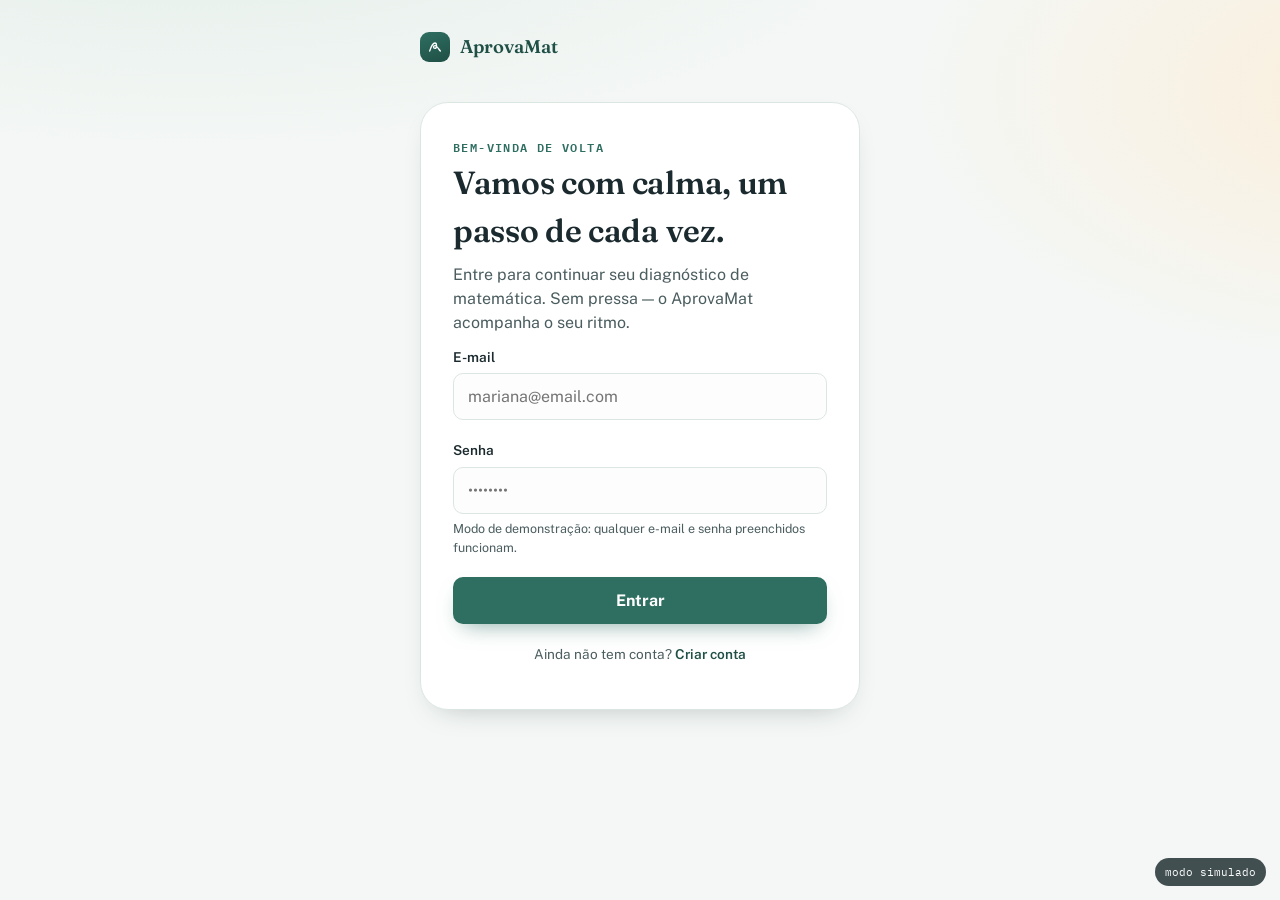
<file: frontend/index.html>
<!DOCTYPE html>
<html lang="pt-BR">
<head>
<meta charset="UTF-8" />
<meta name="viewport" content="width=device-width, initial-scale=1.0" />
<title>AprovaMat — Entrar</title>
<link rel="stylesheet" href="css/style.css" />
</head>
<body>
<div class="tide-bg"></div>

<main class="shell">
  <div class="topbar">
    <div class="brand">
      <span class="brand-mark">
        <svg viewBox="0 0 24 24" fill="none" xmlns="http://www.w3.org/2000/svg">
          <path d="M4 18C6 12 9 6 12 6C15 6 15 14 12 14C9 14 9 10 12 10C15 10 18 16 20 18" stroke="white" stroke-width="2" stroke-linecap="round"/>
        </svg>
      </span>
      AprovaMat
    </div>
  </div>

  <section class="card" style="margin-top: 8px;">
    <span class="eyebrow">Bem-vinda de volta</span>
    <h1>Vamos com calma, um passo de cada vez.</h1>
    <p>Entre para continuar seu diagnóstico de matemática. Sem pressa — o AprovaMat acompanha o seu ritmo.</p>

    <div id="alertaErro" class="alert-box" role="alert"></div>

    <form id="formLogin" novalidate>
      <div class="field">
        <label for="email">E-mail</label>
        <input type="email" id="email" name="email" placeholder="mariana@email.com" autocomplete="username" required />
      </div>
      <div class="field">
        <label for="senha">Senha</label>
        <input type="password" id="senha" name="senha" placeholder="••••••••" autocomplete="current-password" required />
        <div class="field-hint">Modo de demonstração: qualquer e-mail e senha preenchidos funcionam.</div>
      </div>

      <button type="submit" class="btn btn-primary" id="btnEntrar">Entrar</button>
    </form>

    <p class="center-note">Ainda não tem conta? <a href="#" class="link">Criar conta</a></p>
  </section>
</main>

<div class="badge-mock" id="badgeMock">modo simulado</div>

<script src="js/api.js"></script>
<script src="js/login.js"></script>
</body>
</html>
</file>
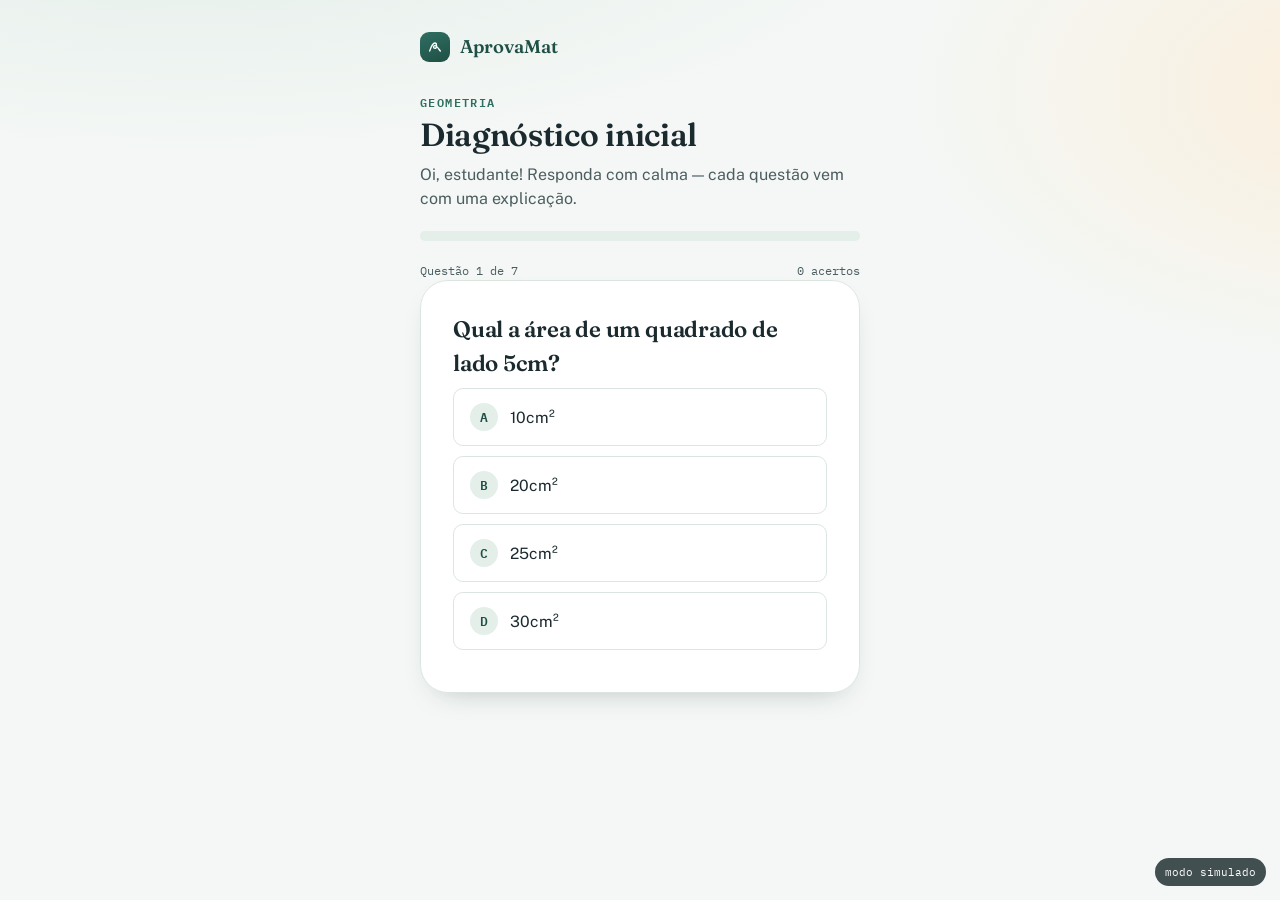
<file: frontend/diagnostico.html>
<!DOCTYPE html>
<html lang="pt-BR">
<head>
<meta charset="UTF-8" />
<meta name="viewport" content="width=device-width, initial-scale=1.0" />
<title>AprovaMat — Diagnóstico</title>
<link rel="stylesheet" href="css/style.css" />
</head>
<body>
<div class="tide-bg"></div>

<main class="shell">
  <div class="topbar">
    <div class="brand">
      <span class="brand-mark">
        <svg viewBox="0 0 24 24" fill="none" xmlns="http://www.w3.org/2000/svg">
          <path d="M4 18C6 12 9 6 12 6C15 6 15 14 12 14C9 14 9 10 12 10C15 10 18 16 20 18" stroke="white" stroke-width="2" stroke-linecap="round"/>
        </svg>
      </span>
      AprovaMat
    </div>
  </div>

  <span class="eyebrow" id="assuntoAtual">Carregando…</span>
  <h1 style="margin-bottom: 4px;">Diagnóstico inicial</h1>
  <p id="nomeUsuario"></p>

  <div class="tide-track"><div class="tide-fill" id="tideFill" style="width:0%"></div></div>
  <div class="progress-label">
    <span id="progressoTexto">Questão 0 de 0</span>
    <span id="acertosTexto">0 acertos</span>
  </div>

  <section class="card" id="cardQuestao">
    <div id="carregando">
      <div class="skeleton" style="width:70%; margin-bottom:14px;"></div>
      <div class="skeleton" style="width:100%; margin-bottom:8px;"></div>
      <div class="skeleton" style="width:90%; margin-bottom:20px;"></div>
      <div class="skeleton" style="width:100%; height:48px; margin-bottom:10px;"></div>
      <div class="skeleton" style="width:100%; height:48px; margin-bottom:10px;"></div>
    </div>

    <div id="conteudoQuestao" style="display:none;">
      <h2 id="enunciado"></h2>
      <div id="listaAlternativas"></div>

      <div class="feedback-box" id="caixaFeedback">
        <div class="feedback-title" id="tituloFeedback"></div>
        <p id="textoExplicacao"></p>
      </div>

      <button class="btn btn-primary" id="btnProxima" style="display:none; margin-top: var(--space-2);">
        Próxima questão
      </button>
    </div>
  </section>
</main>

<div class="badge-mock" id="badgeMock">modo simulado</div>

<script src="js/api.js"></script>
<script src="js/diagnostico.js"></script>
</body>
</html>
</file>
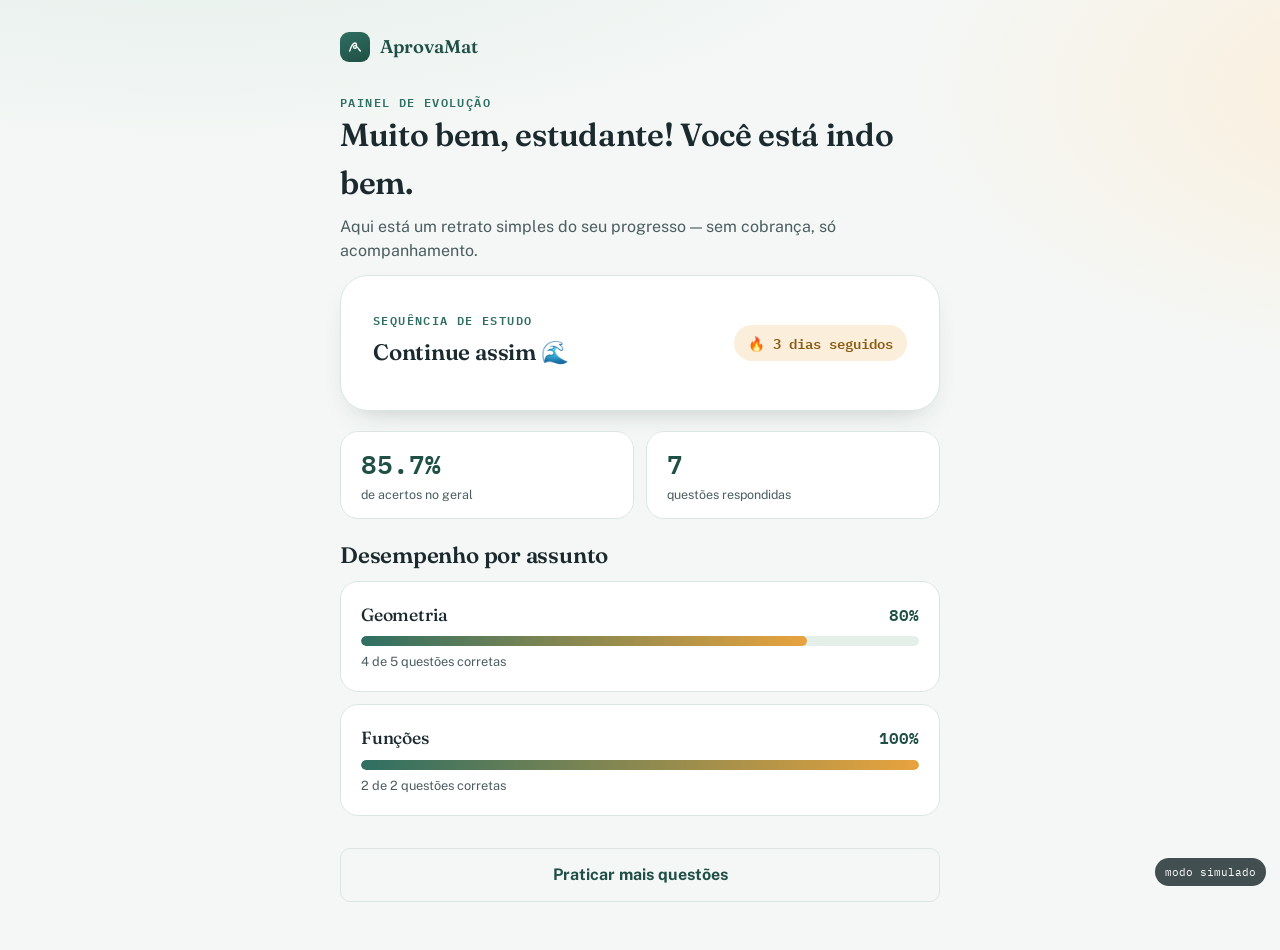
<file: frontend/evolucao.html>
<!DOCTYPE html>
<html lang="pt-BR">
<head>
<meta charset="UTF-8" />
<meta name="viewport" content="width=device-width, initial-scale=1.0" />
<title>AprovaMat — Minha evolução</title>
<link rel="stylesheet" href="css/style.css" />
</head>
<body>
<div class="tide-bg"></div>

<main class="shell shell--wide">
  <div class="topbar">
    <div class="brand">
      <span class="brand-mark">
        <svg viewBox="0 0 24 24" fill="none" xmlns="http://www.w3.org/2000/svg">
          <path d="M4 18C6 12 9 6 12 6C15 6 15 14 12 14C9 14 9 10 12 10C15 10 18 16 20 18" stroke="white" stroke-width="2" stroke-linecap="round"/>
        </svg>
      </span>
      AprovaMat
    </div>
  </div>

  <span class="eyebrow">Painel de evolução</span>
  <h1 id="tituloEvolucao">Você está indo bem.</h1>
  <p>Aqui está um retrato simples do seu progresso — sem cobrança, só acompanhamento.</p>

  <div id="carregando">
    <div class="skeleton" style="width:100%; height:90px; margin-bottom:20px;"></div>
    <div class="skeleton" style="width:100%; height:70px; margin-bottom:10px;"></div>
    <div class="skeleton" style="width:100%; height:70px;"></div>
  </div>

  <div id="conteudoEvolucao" style="display:none;">
    <div class="card" style="display:flex; align-items:center; justify-content:space-between; gap: var(--space-2); margin-bottom: var(--space-3);">
      <div>
        <span class="eyebrow">Sequência de estudo</span>
        <h2 style="margin-top:4px;">Continue assim 🌊</h2>
      </div>
      <span class="streak-pill" id="streakPill">🔥 0 dias seguidos</span>
    </div>

    <div class="stat-grid">
      <div class="stat">
        <span class="num" id="statPercentual">0%</span>
        <span class="label">de acertos no geral</span>
      </div>
      <div class="stat">
        <span class="num" id="statRespondidas">0</span>
        <span class="label">questões respondidas</span>
      </div>
    </div>

    <h2 style="margin-top: var(--space-3);">Desempenho por assunto</h2>
    <div id="listaAssuntos"></div>

    <a href="diagnostico.html" class="btn btn-ghost" id="btnRefazer" style="margin-top: var(--space-3); display:inline-block; text-align:center; text-decoration:none;">
      Praticar mais questões
    </a>
  </div>
</main>

<div class="badge-mock" id="badgeMock">modo simulado</div>

<script src="js/api.js"></script>
<script src="js/evolucao.js"></script>
</body>
</html>
</file>
<file: frontend/css/style.css>
/* =========================================================
   AprovaMat — Design System
   Paleta pensada para reduzir ansiedade: verdes calmos,
   âmbar de celebração, roxo suave (nunca vermelho) para erro.
   ========================================================= */

@import url('https://fonts.googleapis.com/css2?family=Fraunces:opsz,wght@9..144,400;9..144,500;9..144,600;9..144,700&family=Public+Sans:wght@400;500;600;700&family=IBM+Plex+Mono:wght@500;600&display=swap');

:root {
  /* Cor */
  --ink: #1B2A2E;
  --ink-soft: #4B5D5F;
  --bg: #F4F7F5;
  --card: #FFFFFF;
  --line: #DCE6E1;

  --primary: #2F6F62;
  --primary-dark: #1F4F45;
  --primary-tint: #E4EFEA;

  --accent: #E8A33D;
  --accent-tint: #FBEEDA;

  --wrong: #8E5B75;
  --wrong-tint: #F3E8EE;

  --focus-ring: #2F6F62;

  /* Tipografia */
  --font-display: 'Fraunces', serif;
  --font-body: 'Public Sans', system-ui, sans-serif;
  --font-mono: 'IBM Plex Mono', monospace;

  /* Espaçamento */
  --space-1: 8px;
  --space-2: 12px;
  --space-3: 20px;
  --space-4: 32px;
  --space-5: 48px;

  --radius-sm: 10px;
  --radius-md: 18px;
  --radius-lg: 28px;

  --shadow-card: 0 12px 30px -18px rgba(27, 42, 46, 0.35);
}

* { box-sizing: border-box; }

html, body {
  margin: 0;
  padding: 0;
}

body {
  background: var(--bg);
  color: var(--ink);
  font-family: var(--font-body);
  font-size: 16px;
  line-height: 1.5;
  min-height: 100vh;
}

/* Fundo com textura de "maré" suave, sutil, no topo de cada tela */
.tide-bg {
  position: fixed;
  inset: 0;
  z-index: -1;
  background:
    radial-gradient(1200px 400px at 15% -10%, var(--primary-tint) 0%, transparent 60%),
    radial-gradient(900px 500px at 110% 10%, var(--accent-tint) 0%, transparent 55%),
    var(--bg);
}

h1, h2, h3 {
  font-family: var(--font-display);
  color: var(--ink);
  margin: 0 0 var(--space-1) 0;
  letter-spacing: -0.01em;
}

h1 { font-size: 2rem; font-weight: 600; }
h2 { font-size: 1.4rem; font-weight: 600; }
h3 { font-size: 1.1rem; font-weight: 500; }

p { margin: 0 0 var(--space-2) 0; color: var(--ink-soft); }

.eyebrow {
  font-family: var(--font-mono);
  font-size: 0.72rem;
  letter-spacing: 0.12em;
  text-transform: uppercase;
  color: var(--primary);
  font-weight: 600;
}

/* Layout */
.shell {
  max-width: 480px;
  margin: 0 auto;
  padding: var(--space-4) var(--space-3) var(--space-5);
  min-height: 100vh;
  display: flex;
  flex-direction: column;
}

.shell--wide { max-width: 640px; }

.topbar {
  display: flex;
  align-items: center;
  gap: var(--space-1);
  margin-bottom: var(--space-4);
}

.brand {
  display: flex;
  align-items: center;
  gap: 10px;
  font-family: var(--font-display);
  font-weight: 600;
  font-size: 1.15rem;
  color: var(--primary-dark);
}

.brand-mark {
  width: 30px;
  height: 30px;
  border-radius: 9px;
  background: linear-gradient(160deg, var(--primary) 0%, var(--primary-dark) 100%);
  display: flex;
  align-items: center;
  justify-content: center;
}
.brand-mark svg { width: 16px; height: 16px; }

/* Cartão */
.card {
  background: var(--card);
  border: 1px solid var(--line);
  border-radius: var(--radius-lg);
  padding: var(--space-4);
  box-shadow: var(--shadow-card);
}

/* Formulário */
.field {
  margin-bottom: var(--space-3);
}
.field label {
  display: block;
  font-size: 0.85rem;
  font-weight: 600;
  color: var(--ink);
  margin-bottom: 6px;
}
.field input {
  width: 100%;
  padding: 13px 14px;
  border-radius: var(--radius-sm);
  border: 1.5px solid var(--line);
  background: #FCFDFC;
  font-family: var(--font-body);
  font-size: 1rem;
  color: var(--ink);
  transition: border-color .15s ease, box-shadow .15s ease;
}
.field input:focus {
  outline: none;
  border-color: var(--focus-ring);
  box-shadow: 0 0 0 4px rgba(47, 111, 98, 0.15);
}
.field-hint {
  font-size: 0.78rem;
  color: var(--ink-soft);
  margin-top: 6px;
}
.field-error {
  font-size: 0.8rem;
  color: var(--wrong);
  margin-top: 6px;
  font-weight: 600;
}

/* Botões */
.btn {
  appearance: none;
  border: none;
  cursor: pointer;
  font-family: var(--font-body);
  font-weight: 700;
  font-size: 1rem;
  padding: 14px 20px;
  border-radius: var(--radius-sm);
  transition: transform .12s ease, box-shadow .12s ease, background .15s ease;
  width: 100%;
}
.btn:active { transform: scale(0.98); }
.btn:focus-visible {
  outline: 3px solid var(--primary-dark);
  outline-offset: 2px;
}

.btn-primary {
  background: var(--primary);
  color: #fff;
  box-shadow: 0 10px 22px -10px rgba(47, 111, 98, 0.6);
}
.btn-primary:hover { background: var(--primary-dark); }
.btn-primary:disabled {
  background: #B9C9C4;
  box-shadow: none;
  cursor: not-allowed;
}

.btn-ghost {
  background: transparent;
  color: var(--primary-dark);
  border: 1.5px solid var(--line);
}
.btn-ghost:hover { border-color: var(--primary); background: var(--primary-tint); }

.btn-sm { width: auto; padding: 10px 16px; font-size: 0.9rem; }

/* Alternativas do quiz */
.option {
  display: flex;
  align-items: center;
  gap: var(--space-2);
  width: 100%;
  text-align: left;
  padding: 14px 16px;
  border-radius: var(--radius-sm);
  border: 1.5px solid var(--line);
  background: var(--card);
  font-family: var(--font-body);
  font-size: 0.98rem;
  color: var(--ink);
  cursor: pointer;
  margin-bottom: 10px;
  transition: border-color .15s ease, background .15s ease, transform .1s ease;
}
.option:hover { border-color: var(--primary); background: var(--primary-tint); }
.option:focus-visible { outline: 3px solid var(--primary-dark); outline-offset: 1px; }
.option .letter {
  width: 28px;
  height: 28px;
  min-width: 28px;
  border-radius: 50%;
  background: var(--primary-tint);
  color: var(--primary-dark);
  font-family: var(--font-mono);
  font-weight: 600;
  font-size: 0.82rem;
  display: flex;
  align-items: center;
  justify-content: center;
}
.option.is-selected { border-color: var(--primary); background: var(--primary-tint); }
.option.is-correct {
  border-color: var(--primary);
  background: var(--primary-tint);
}
.option.is-correct .letter { background: var(--primary); color: #fff; }
.option.is-wrong {
  border-color: var(--wrong);
  background: var(--wrong-tint);
}
.option.is-wrong .letter { background: var(--wrong); color: #fff; }
.option:disabled { cursor: default; }

/* Feedback */
.feedback-box {
  border-radius: var(--radius-md);
  padding: var(--space-3);
  margin-top: var(--space-2);
  display: none;
}
.feedback-box.show { display: block; animation: rise .35s ease; }
.feedback-box.ok { background: var(--primary-tint); border: 1.5px solid var(--primary); }
.feedback-box.no { background: var(--wrong-tint); border: 1.5px solid var(--wrong); }
.feedback-title {
  font-family: var(--font-display);
  font-weight: 600;
  font-size: 1.05rem;
  margin-bottom: 4px;
}
.feedback-box.ok .feedback-title { color: var(--primary-dark); }
.feedback-box.no .feedback-title { color: var(--wrong); }
.feedback-box p { margin: 0; color: var(--ink); }

@keyframes rise {
  from { opacity: 0; transform: translateY(6px); }
  to { opacity: 1; transform: translateY(0); }
}

/* Progresso — "maré" */
.tide-track {
  height: 10px;
  border-radius: 999px;
  background: var(--primary-tint);
  overflow: hidden;
  margin: var(--space-1) 0 var(--space-3);
}
.tide-fill {
  height: 100%;
  border-radius: 999px;
  background: linear-gradient(90deg, var(--primary) 0%, var(--accent) 100%);
  transition: width .5s ease;
}
.progress-label {
  display: flex;
  justify-content: space-between;
  font-family: var(--font-mono);
  font-size: 0.78rem;
  color: var(--ink-soft);
}

/* Streak / sequência de dias */
.streak-pill {
  display: inline-flex;
  align-items: center;
  gap: 8px;
  background: var(--accent-tint);
  color: #8A5A11;
  border-radius: 999px;
  padding: 8px 14px;
  font-family: var(--font-mono);
  font-weight: 600;
  font-size: 0.85rem;
}

/* Cards de assunto (evolução) */
.subject-card {
  border: 1px solid var(--line);
  border-radius: var(--radius-md);
  padding: var(--space-3);
  margin-bottom: var(--space-2);
  background: var(--card);
}
.subject-head {
  display: flex;
  justify-content: space-between;
  align-items: baseline;
  margin-bottom: 8px;
}
.subject-head h3 { margin: 0; }
.subject-pct {
  font-family: var(--font-mono);
  font-weight: 600;
  color: var(--primary-dark);
}
.subject-meta {
  font-size: 0.8rem;
  color: var(--ink-soft);
  margin-top: 6px;
}

/* Stat grid */
.stat-grid {
  display: grid;
  grid-template-columns: 1fr 1fr;
  gap: var(--space-2);
  margin: var(--space-3) 0;
}
.stat {
  background: var(--card);
  border: 1px solid var(--line);
  border-radius: var(--radius-md);
  padding: var(--space-2) var(--space-3);
}
.stat .num {
  font-family: var(--font-mono);
  font-size: 1.6rem;
  font-weight: 600;
  color: var(--primary-dark);
  display: block;
}
.stat .label {
  font-size: 0.78rem;
  color: var(--ink-soft);
}

/* Estados utilitários */
.center-note {
  text-align: center;
  color: var(--ink-soft);
  font-size: 0.85rem;
  margin-top: var(--space-3);
}
a.link { color: var(--primary-dark); font-weight: 600; text-decoration: none; }
a.link:hover { text-decoration: underline; }

.badge-mock {
  position: fixed;
  bottom: 14px;
  right: 14px;
  background: var(--ink);
  color: #fff;
  font-family: var(--font-mono);
  font-size: 0.68rem;
  padding: 6px 10px;
  border-radius: 999px;
  opacity: 0.82;
  z-index: 50;
}

.skeleton {
  height: 14px;
  border-radius: 6px;
  background: linear-gradient(90deg, var(--line) 25%, #EDF3F0 37%, var(--line) 63%);
  background-size: 400% 100%;
  animation: shimmer 1.4s ease infinite;
}
@keyframes shimmer {
  0% { background-position: 100% 0; }
  100% { background-position: 0 0; }
}

.alert-box {
  border-radius: var(--radius-md);
  padding: var(--space-2) var(--space-3);
  background: var(--wrong-tint);
  border: 1.5px solid var(--wrong);
  color: var(--wrong);
  font-size: 0.85rem;
  font-weight: 600;
  margin-bottom: var(--space-2);
  display: none;
}
.alert-box.show { display: block; }

@media (prefers-reduced-motion: reduce) {
  * { animation-duration: 0.01ms !important; transition-duration: 0.01ms !important; }
}

@media (max-width: 380px) {
  .shell { padding: var(--space-3) var(--space-2) var(--space-4); }
  .stat-grid { grid-template-columns: 1fr; }
}
</file>
